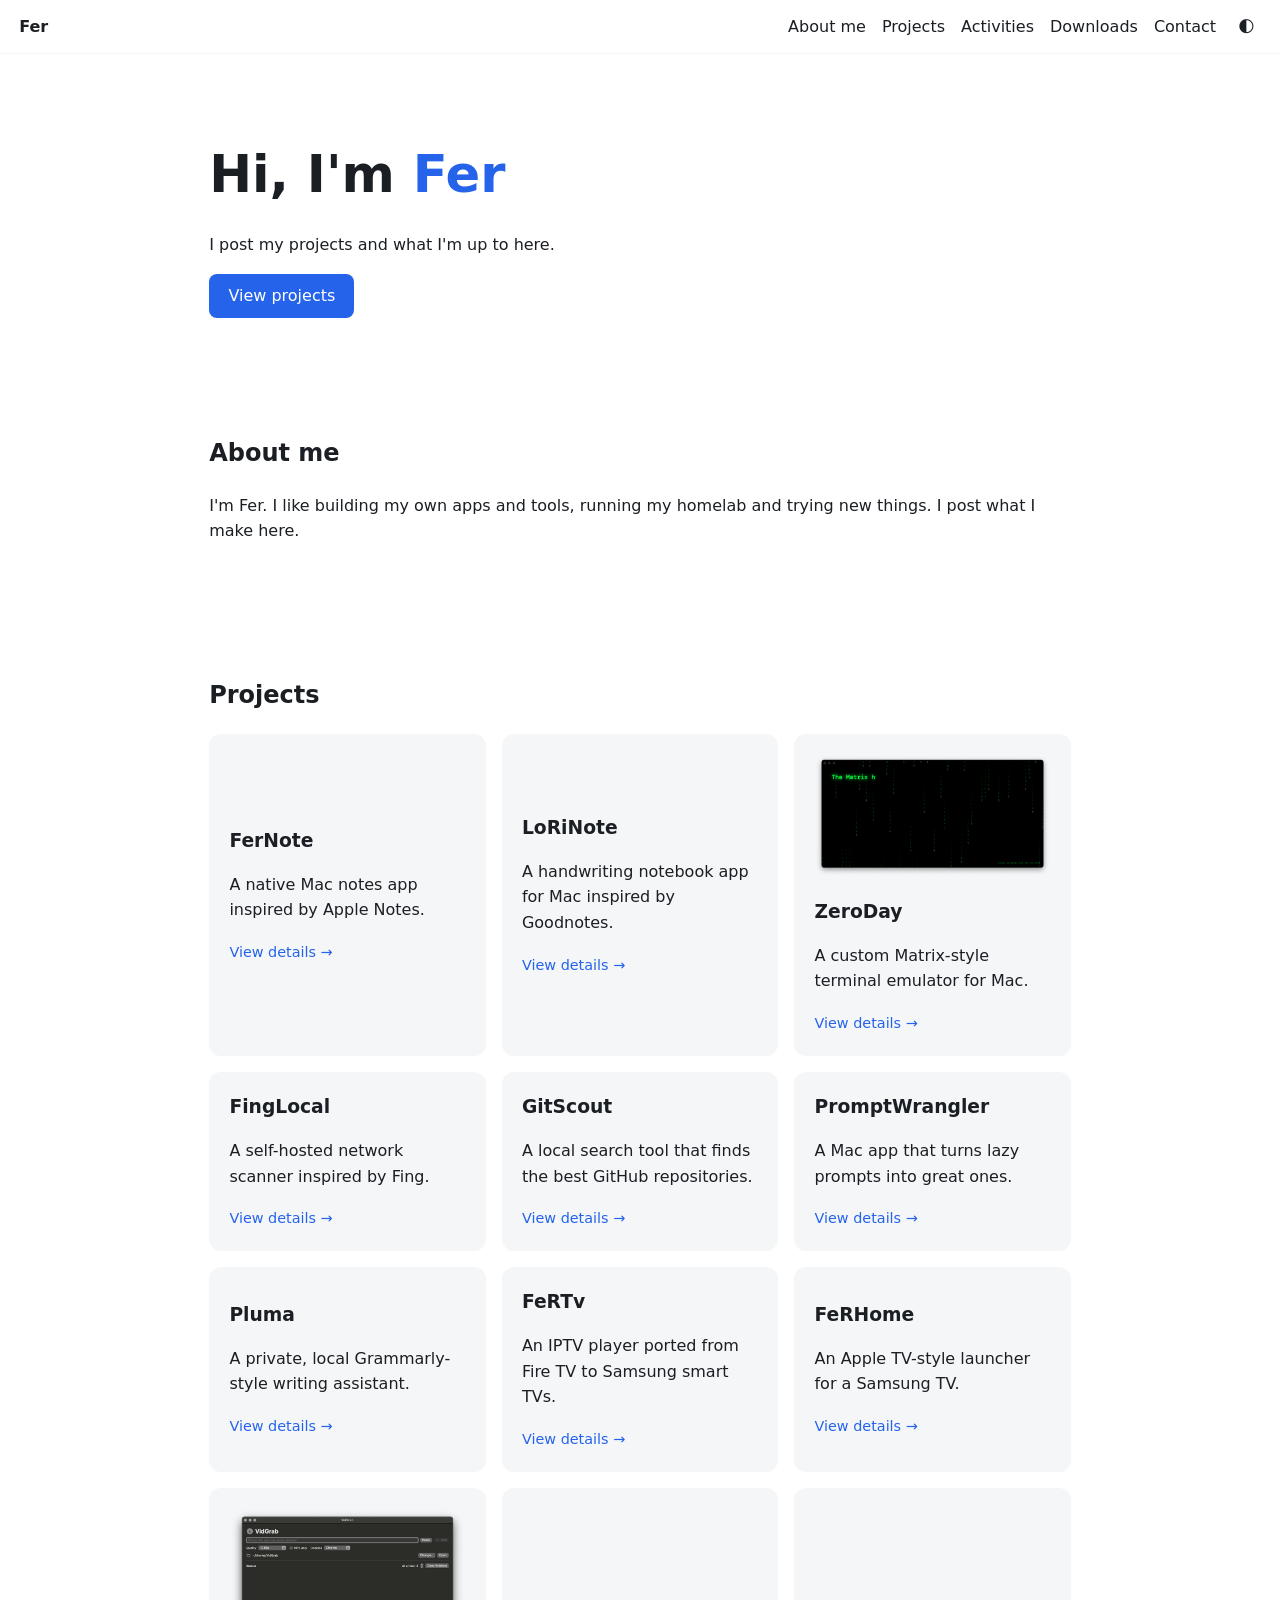
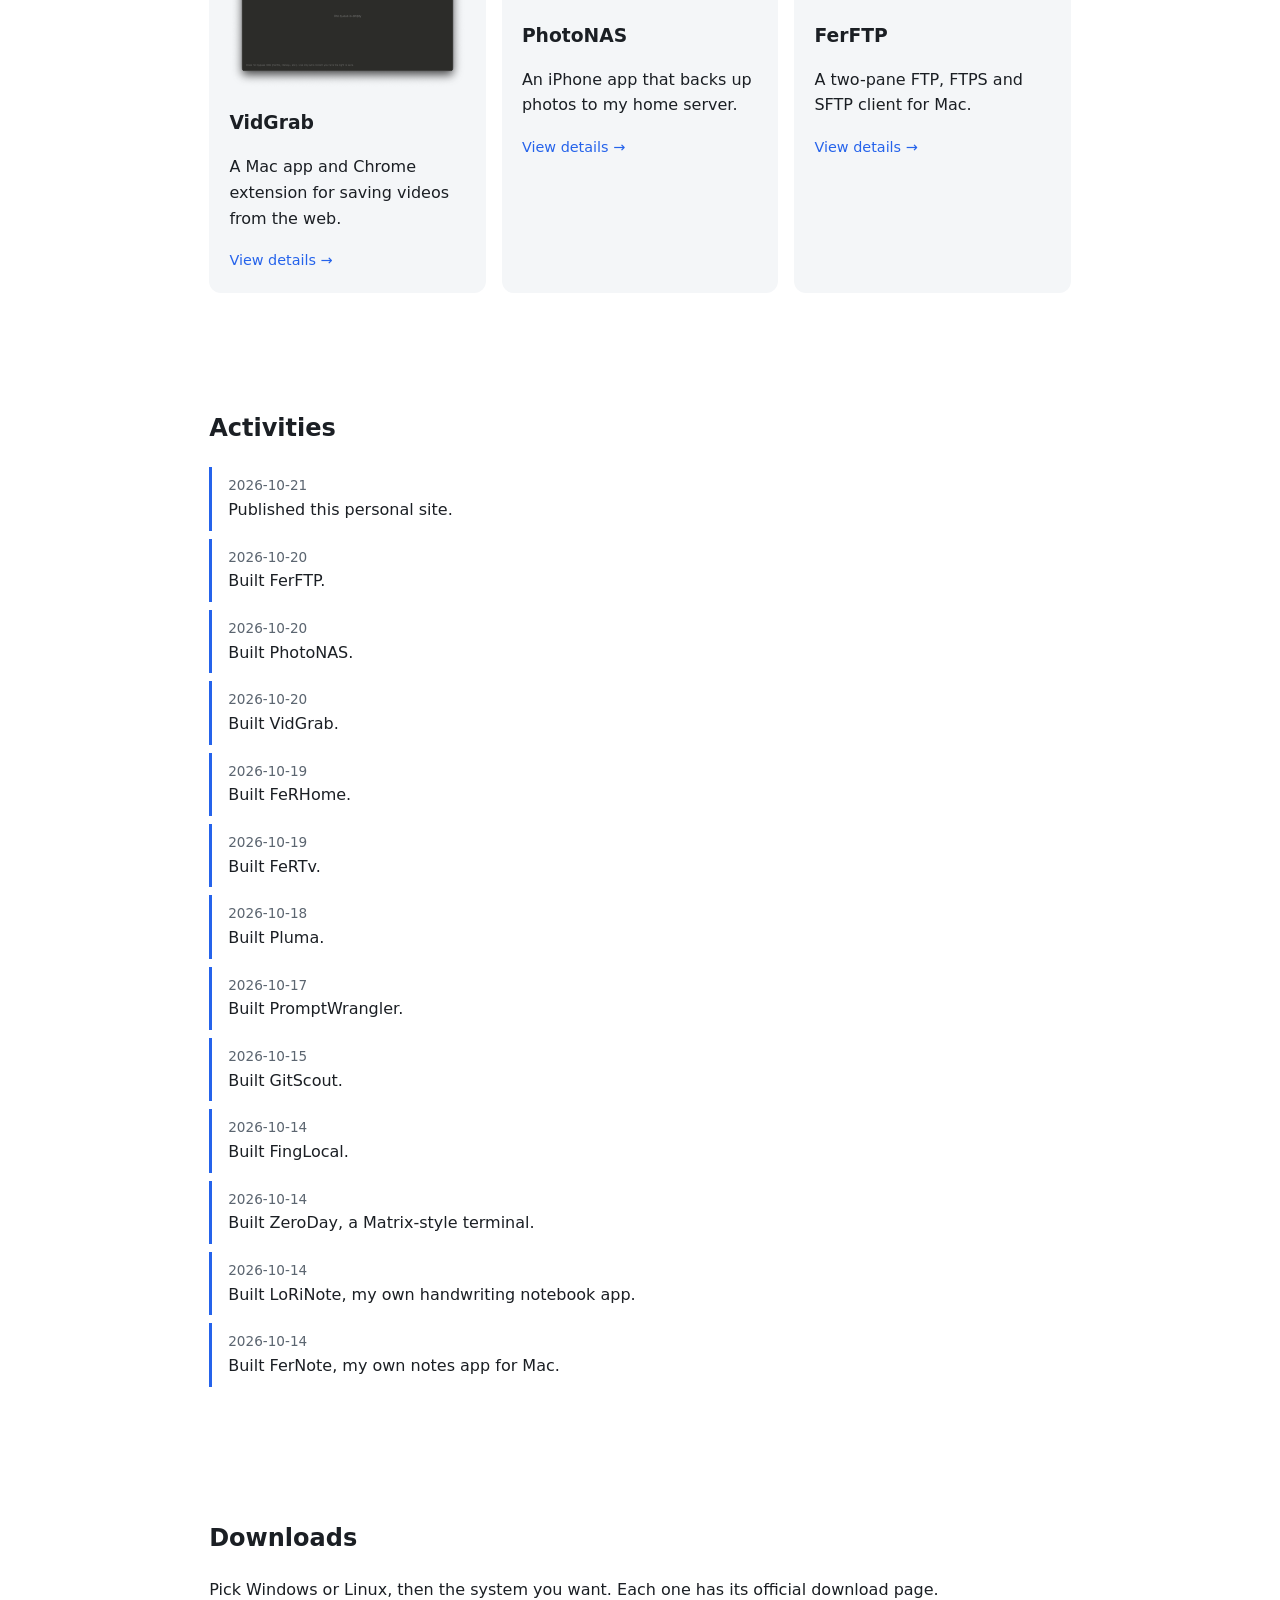
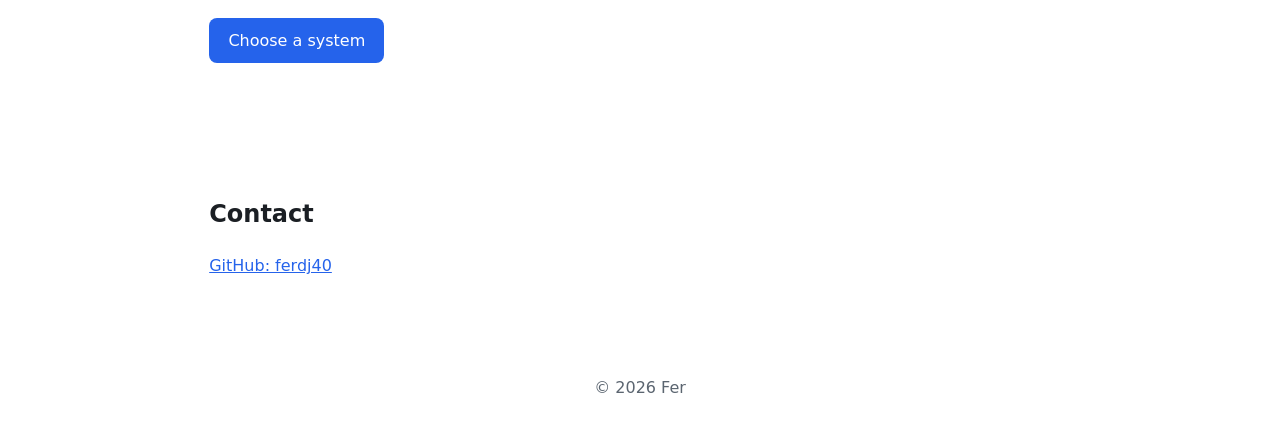
<file: index.html>
<!DOCTYPE html>
<html lang="en">
<head>
  <meta charset="UTF-8">
  <meta name="viewport" content="width=device-width, initial-scale=1">
  <title>Fer</title>
  <meta name="description" content="My projects and activities">
  <link rel="stylesheet" href="styles.css">
</head>
<body>
  <header class="top">
    <a class="brand" href="#inicio">Fer</a>
    <button id="menu-btn" aria-label="Menu" aria-expanded="false">☰</button>
    <nav id="menu">
      <a href="#sobre-mi">About me</a>
      <a href="#proyectos">Projects</a>
      <a href="#actividades">Activities</a>
      <a href="index1.html">Downloads</a>
      <a href="#contacto">Contact</a>
      <button id="theme-btn" aria-label="Toggle theme">🌓</button>
    </nav>
  </header>

  <main>
    <section id="inicio" class="hero">
      <h1>Hi, I'm <span>Fer</span></h1>
      <p>I post my projects and what I'm up to here.</p>
      <a class="btn" href="#proyectos">View projects</a>
    </section>

    <section id="sobre-mi">
      <h2>About me</h2>
      <p>I'm Fer. I like building my own apps and tools, running my homelab and trying new things. I post what I make here.</p>
    </section>

    <section id="proyectos">
      <h2>Projects</h2>
      <div id="lista-proyectos" class="grid"></div>
    </section>

    <section id="actividades">
      <h2>Activities</h2>
      <ul id="lista-actividades" class="timeline"></ul>
    </section>

    <section id="descargas">
      <h2>Downloads</h2>
      <p>Pick Windows or Linux, then the system you want. Each one has its official download page.</p>
      <p><a class="btn" href="index1.html">Choose a system</a></p>
    </section>

    <section id="contacto">
      <h2>Contact</h2>
      <p><a href="https://github.com/ferdj40">GitHub: ferdj40</a></p>
    </section>
  </main>

  <footer>© <span id="anio"></span> Fer</footer>

  <dialog id="detalle">
    <button id="cerrar" aria-label="Close">✕</button>
    <div id="detalle-body"></div>
  </dialog>

  <script src="data.js"></script>
  <script src="script.js"></script>
</body>
</html>
</file>
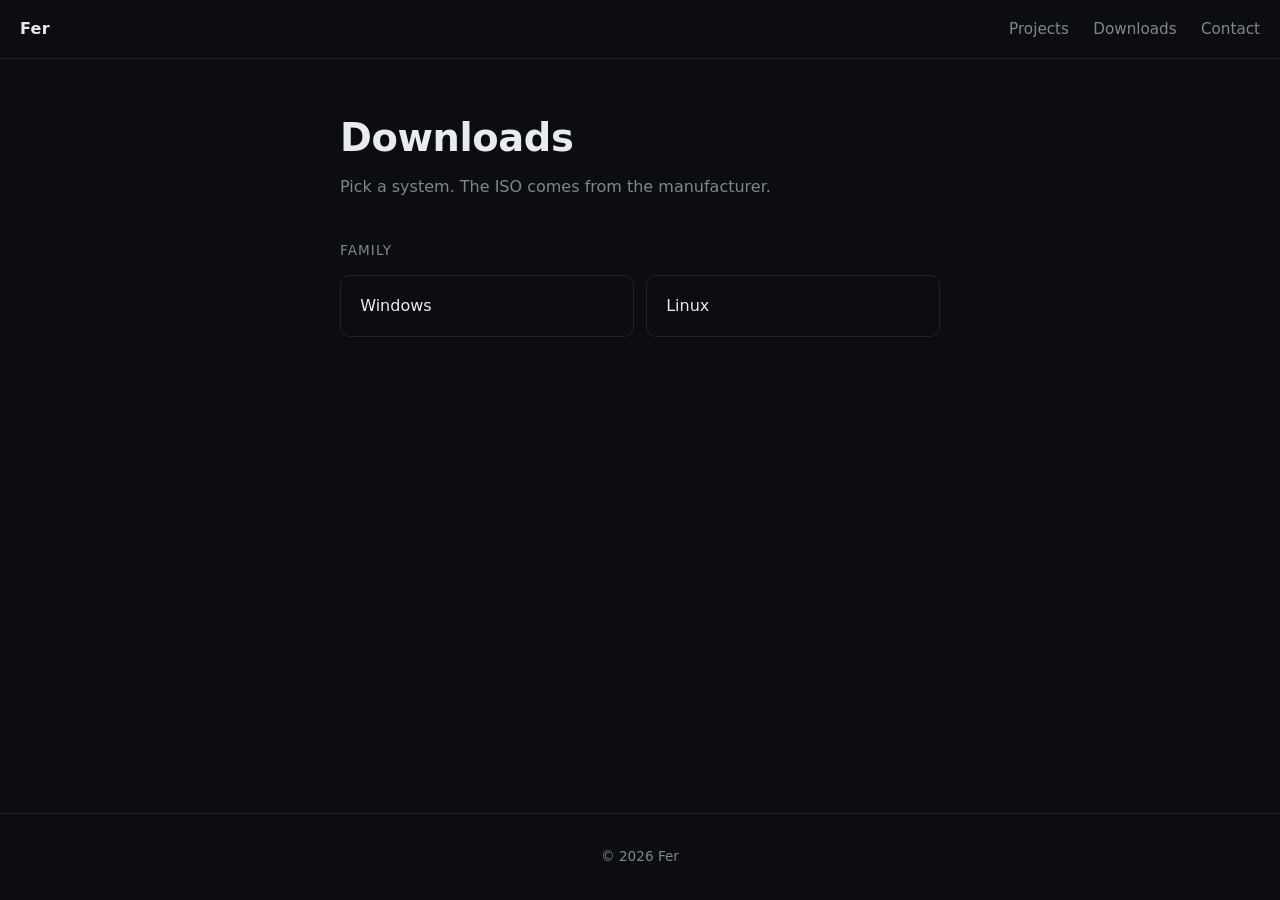
<file: descargas.html>
<!DOCTYPE html>
<html lang="en">
<head>
  <meta charset="UTF-8">
  <meta name="viewport" content="width=device-width, initial-scale=1">
  <title>Downloads · Fer</title>
  <meta name="description" content="Choose a system and get its ISO from the official source">
  <style>
    :root { --bg:#0b0d10; --fg:#e8ecf0; --muted:#7d8793; --line:#1e242c; --hover:#151b22; --accent:#6ea0ff; }
    * { box-sizing:border-box; }
    body { margin:0; background:var(--bg); color:var(--fg); font:16px/1.6 system-ui,-apple-system,Segoe UI,sans-serif; min-height:100vh; display:flex; flex-direction:column; }
    a { color:var(--accent); text-decoration:none; }
    header { display:flex; justify-content:space-between; align-items:center; padding:1rem 1.25rem; border-bottom:1px solid var(--line); }
    header .brand { color:var(--fg); font-weight:600; letter-spacing:.02em; }
    header nav a { color:var(--muted); margin-left:1.2rem; font-size:.95rem; }
    header nav a:hover { color:var(--fg); }
    main { width:100%; max-width:640px; margin:0 auto; padding:3rem 1.25rem; flex:1; }
    h1 { font-size:clamp(1.8rem,5vw,2.4rem); font-weight:600; margin:0 0 .4rem; letter-spacing:-.01em; }
    .sub { color:var(--muted); margin:0 0 2.5rem; }
    .step { color:var(--muted); font-size:.85rem; text-transform:uppercase; letter-spacing:.08em; margin:2rem 0 .8rem; }
    .options { display:grid; grid-template-columns:repeat(auto-fit,minmax(180px,1fr)); gap:.75rem; }
    .options button { font:inherit; color:var(--fg); background:transparent; border:1px solid var(--line); border-radius:10px; padding:1.1rem 1.2rem; text-align:left; cursor:pointer; transition:background .15s,border-color .15s; }
    .options button:hover, .options button:focus-visible { background:var(--hover); border-color:var(--accent); outline:none; }
    .back { display:inline-block; color:var(--muted); font-size:.95rem; margin-bottom:2rem; }
    .back:hover { color:var(--fg); }
    .detail h2 { font-size:1.6rem; font-weight:600; margin:0 0 .4rem; }
    .detail p { color:var(--muted); margin:0 0 1.5rem; }
    .btn { display:inline-block; background:var(--accent); color:#0b0d10; font-weight:600; padding:.75rem 1.4rem; border-radius:10px; }
    .note { font-size:.85rem; color:var(--muted); margin-top:1.2rem; }
    .note a { color:var(--accent); }
    .datos { display:grid; grid-template-columns:auto 1fr; gap:.5rem 1rem; margin:1.5rem 0 0; font-size:.9rem; }
    .datos dt { color:var(--muted); }
    .datos dd { margin:0; word-break:break-all; }
    .datos code { font-size:.85rem; color:var(--fg); }
    code { background:var(--hover); padding:.1rem .35rem; border-radius:4px; }
    footer { text-align:center; color:var(--muted); font-size:.85rem; padding:2rem 1rem; border-top:1px solid var(--line); }
    [hidden] { display:none !important; }
  </style>
</head>
<body>
  <header>
    <a class="brand" href="index.html">Fer</a>
    <nav>
      <a href="index.html#proyectos">Projects</a>
      <a href="descargas.html">Downloads</a>
      <a href="index.html#contacto">Contact</a>
    </nav>
  </header>

  <main>
    <section id="elegir">
      <h1>Downloads</h1>
      <p class="sub">Pick a system. The ISO comes from the manufacturer.</p>

      <p class="step">Family</p>
      <div id="familias" class="options"></div>

      <div id="paso-sistema" hidden>
        <p class="step">System</p>
        <div id="sistemas" class="options"></div>
      </div>
    </section>

    <section id="detalle-descarga" class="detail" hidden>
      <a class="back" href="descargas.html">← All systems</a>
      <h2 id="titulo-sistema"></h2>
      <p id="texto-sistema"></p>
      <a id="enlace-oficial" class="btn" target="_blank" rel="noopener">Official download page</a>
      <dl class="datos">
        <dt>File</dt><dd id="archivo"></dd>
        <dt>SHA256</dt><dd><code id="sha256"></code></dd>
      </dl>
      <p class="note"><a id="fuente-sha" target="_blank" rel="noopener">Official checksum file</a> · Compara el SHA256 de tu ISO con <code>shasum -a 256 archivo.iso</code> (Mac/Linux) o <code>certutil -hashfile archivo.iso SHA256</code> (Windows).</p>
      <p class="note">The ISO is downloaded from the manufacturer. Nothing is hosted here.</p>
    </section>
  </main>

  <footer>© <span id="anio"></span> Fer</footer>

  <script src="descargas.js"></script>
</body>
</html>
</file>
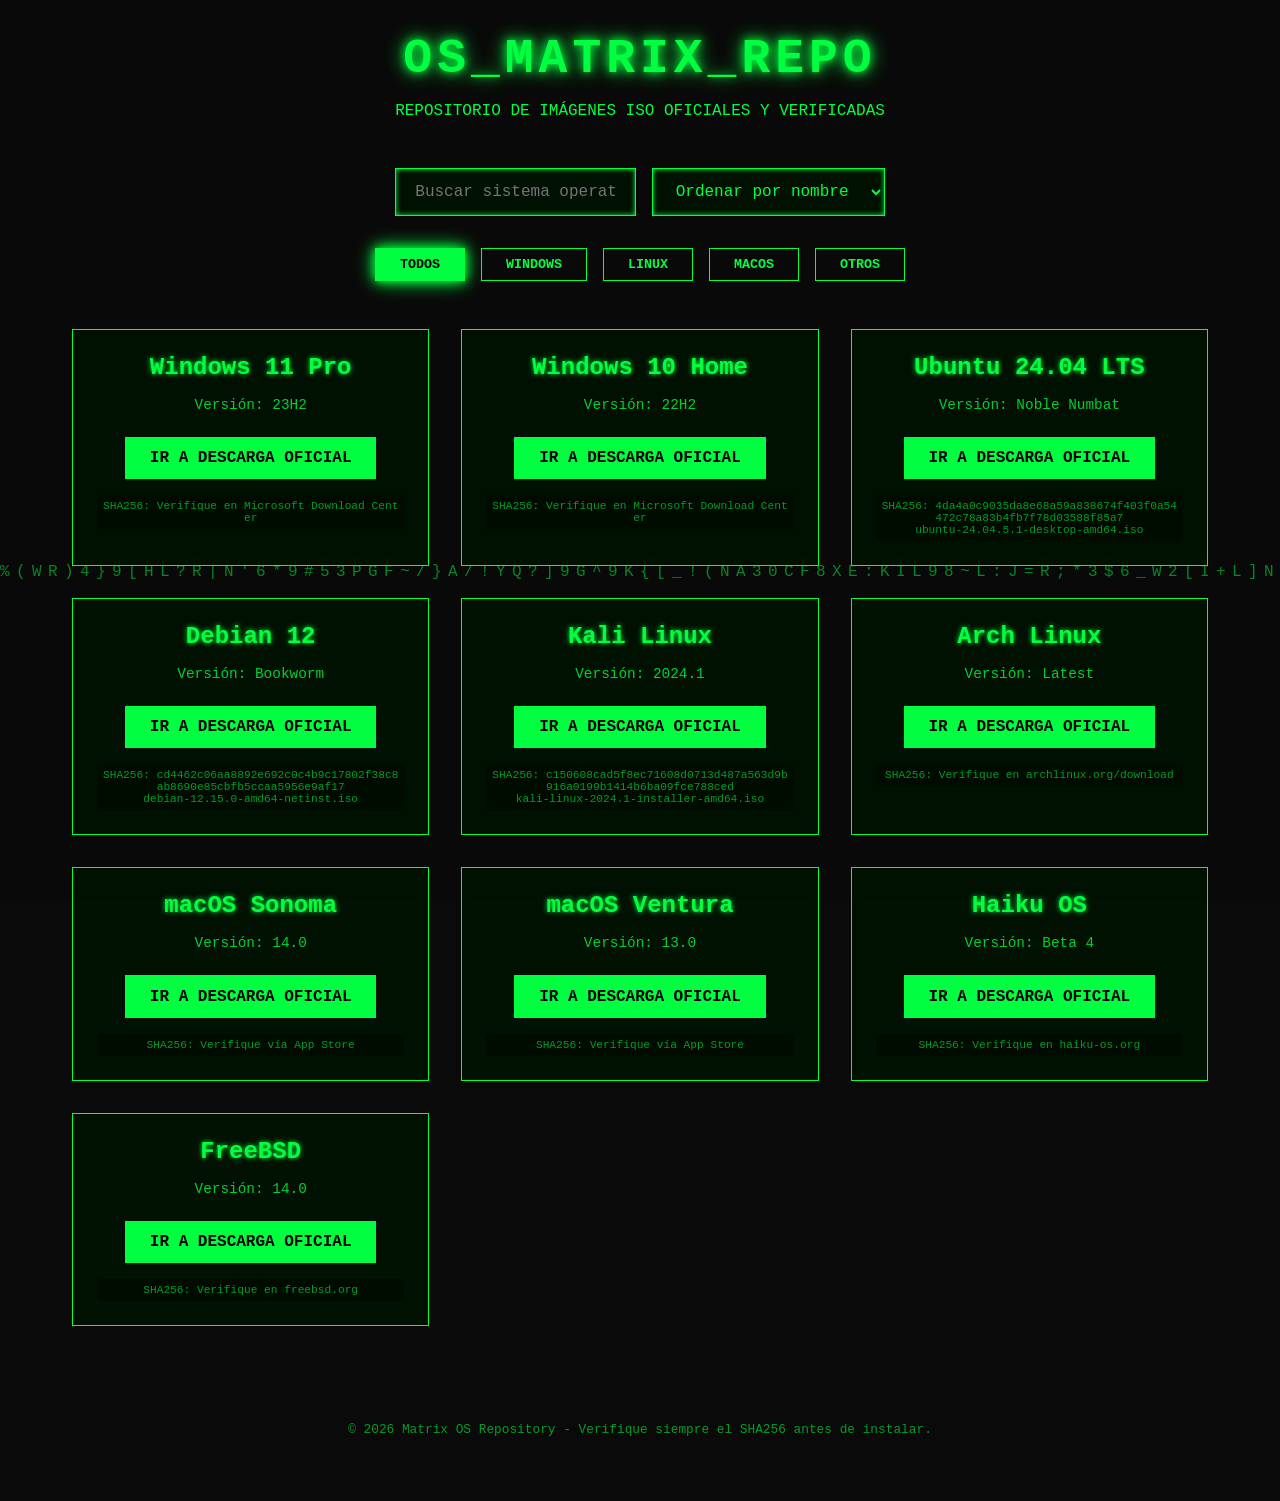
<file: index1.html>
<!DOCTYPE html>
<html lang="es">
<head>
    <meta charset="UTF-8">
    <meta name="viewport" content="width=device-width, initial-scale=1.0">
    <title>OS Matrix Repo | Official ISOs</title>
    <style>
        :root {
            --matrix-green: #00ff41;
            --dark-bg: #0a0a0a;
            --glass-bg: rgba(0, 20, 0, 0.8);
            --neon-glow: 0 0 10px #00ff41, 0 0 20px #00ff41;
        }

        * {
            margin: 0;
            padding: 0;
            box-sizing: border-box;
            font-family: 'Courier New', Courier, monospace;
        }

        body {
            background-color: var(--dark-bg);
            color: var(--matrix-green);
            overflow-x: hidden;
        }

        #matrix-canvas {
            position: fixed;
            top: 0;
            left: 0;
            width: 100%;
            height: 100%;
            z-index: -1;
            opacity: 0.5;
        }

        .container {
            max-width: 1200px;
            margin: 0 auto;
            padding: 2rem;
            position: relative;
            z-index: 1;
        }

        header {
            text-align: center;
            margin-bottom: 3rem;
            text-transform: uppercase;
        }

        h1 {
            font-size: 3rem;
            text-shadow: var(--neon-glow);
            margin-bottom: 1rem;
            letter-spacing: 5px;
        }

        .search-container {
            display: flex;
            gap: 1rem;
            justify-content: center;
            margin-bottom: 2rem;
            flex-wrap: wrap;
        }

        input, select {
            background: var(--glass-bg);
            border: 1px solid var(--matrix-green);
            color: var(--matrix-green);
            padding: 0.8rem 1.2rem;
            font-size: 1rem;
            outline: none;
            box-shadow: inset 0 0 5px var(--matrix-green);
            transition: 0.3s;
        }

        input:focus, select:focus {
            box-shadow: var(--neon-glow);
        }

        .filters {
            display: flex;
            justify-content: center;
            gap: 1rem;
            margin-bottom: 3rem;
            flex-wrap: wrap;
        }

        .filter-btn {
            background: transparent;
            border: 1px solid var(--matrix-green);
            color: var(--matrix-green);
            padding: 0.5rem 1.5rem;
            cursor: pointer;
            transition: 0.3s;
            text-transform: uppercase;
            font-weight: bold;
        }

        .filter-btn.active, .filter-btn:hover {
            background: var(--matrix-green);
            color: black;
            box-shadow: var(--neon-glow);
        }

        .os-grid {
            display: grid;
            grid-template-columns: repeat(auto-fill, minmax(300px, 1fr));
            gap: 2rem;
        }

        .os-card {
            background: var(--glass-bg);
            border: 1px solid var(--matrix-green);
            padding: 1.5rem;
            text-align: center;
            transition: 0.4s;
            position: relative;
            overflow: hidden;
            backdrop-filter: blur(5px);
        }

        .os-card:hover {
            transform: translateY(-10px);
            box-shadow: var(--neon-glow);
            background: rgba(0, 40, 0, 0.9);
        }

        .os-card h3 {
            font-size: 1.5rem;
            margin-bottom: 1rem;
            text-shadow: 0 0 5px var(--matrix-green);
        }

        .os-card p {
            font-size: 0.9rem;
            margin-bottom: 1.5rem;
            opacity: 0.8;
        }

        .download-btn {
            display: inline-block;
            background: var(--matrix-green);
            color: black;
            text-decoration: none;
            padding: 0.7rem 1.5rem;
            font-weight: bold;
            text-transform: uppercase;
            transition: 0.3s;
            border: 1px solid var(--matrix-green);
        }

        .download-btn:hover {
            background: transparent;
            color: var(--matrix-green);
            box-shadow: var(--neon-glow);
        }

        .hash-info {
            margin-top: 1rem;
            font-size: 0.7rem;
            color: rgba(0, 255, 65, 0.6);
            word-break: break-all;
            background: rgba(0,0,0,0.3);
            padding: 5px;
            border-radius: 3px;
        }

        footer {
            text-align: center;
            margin-top: 4rem;
            padding: 2rem;
            font-size: 0.8rem;
            opacity: 0.6;
        }

        .glitch {
            position: relative;
        }
        .glitch::after {
            content: attr(data-text);
            position: absolute;
            left: 2px;
            text-shadow: -1px 0 red;
            top: 0;
            color: var(--matrix-green);
            background: var(--dark-bg);
            overflow: hidden;
            clip: rect(0, 900px, 0, 0);
            animation: noise-anim 2s infinite linear alternate-reverse;
        }

        @keyframes noise-anim {
            0% { clip: rect(10px, 9999px, 20px, 0); }
            20% { clip: rect(30px, 9999px, 40px, 0); }
            40% { clip: rect(50px, 9999px, 60px, 0); }
            60% { clip: rect(70px, 9999px, 80px, 0); }
            80% { clip: rect(90px, 9999px, 100px, 0); }
            100% { clip: rect(0, 9999px, 10px, 0); }
        }
    </style>
</head>
<body>

    <canvas id="matrix-canvas"></canvas>

    <div class="container">
        <header>
            <h1 class="glitch" data-text="OS_MATRIX_REPO">OS_MATRIX_REPO</h1>
            <p>Repositorio de imágenes ISO oficiales y verificadas</p>
        </header>

        <div class="search-container">
            <input type="text" id="searchInput" placeholder="Buscar sistema operativo...">
            <select id="sortSelect">
                <option value="name">Ordenar por nombre</option>
                <option value="newest">Más recientes</option>
            </select>
        </div>

        <div class="filters">
            <button class="filter-btn active" data-filter="all">Todos</button>
            <button class="filter-btn" data-filter="windows">Windows</button>
            <button class="filter-btn" data-filter="linux">Linux</button>
            <button class="filter-btn" data-filter="macos">macOS</button>
            <button class="filter-btn" data-filter="others">Otros</button>
        </div>

        <div class="os-grid" id="osGrid"></div>

        <footer>
            &copy; 2026 Matrix OS Repository - Verifique siempre el SHA256 antes de instalar.
        </footer>
    </div>

    <script>
        // --- MATRIX RAIN EFFECT ---
        const canvas = document.getElementById('matrix-canvas');
        const ctx = canvas.getContext('2d');
        canvas.width = window.innerWidth;
        canvas.height = window.innerHeight;
        const characters = "ABCDEFGHIJKLMNOPQRSTUVWXYZ0123456789$+-*/=%\"'#&_(),.;:?!\\|{}<>[]^~";
        const fontSize = 16;
        const columns = canvas.width / fontSize;
        const drops = [];
        for (let x = 0; x < columns; x++) { drops[x] = 1; }
        function drawMatrix() {
            ctx.fillStyle = "rgba(0, 0, 0, 0.05)";
            ctx.fillRect(0, 0, canvas.width, canvas.height);
            ctx.fillStyle = "#00ff41";
            ctx.font = fontSize + "px Courier New";
            for (let i = 0; i < drops.length; i++) {
                const text = characters.charAt(Math.floor(Math.random() * characters.length));
                ctx.fillText(text, i * fontSize, drops[i] * fontSize);
                if (drops[i] * fontSize > canvas.height && Math.random() > 0.975) { drops[i] = 0; }
                drops[i]++;
            }
        }
        setInterval(drawMatrix, 33);
        window.addEventListener('resize', () => {
            canvas.width = window.innerWidth;
            canvas.height = window.innerHeight;
        });

        // --- REPOSITORY DATA (Real Links & Hashes) ---
        // Los SHA256 se copiaron de los archivos de sumas oficiales (SHA256SUMS) de cada versión.
        const osData = [
            {
                name: "Windows 11 Pro",
                family: "windows",
                version: "23H2",
                hash: "SHA256: Verifique en Microsoft Download Center",
                url: "https://www.microsoft.com/software-download/windows11"
            },
            {
                name: "Windows 10 Home",
                family: "windows",
                version: "22H2",
                hash: "SHA256: Verifique en Microsoft Download Center",
                url: "https://www.microsoft.com/software-download/windows10"
            },
            {
                name: "Ubuntu 24.04 LTS",
                family: "linux",
                version: "Noble Numbat",
                hash: "SHA256: 4da4a0c9035da8e68a59a838674f403f0a54472c78a83b4fb7f78d03588f85a7<br>ubuntu-24.04.5.1-desktop-amd64.iso",
                url: "https://releases.ubuntu.com/24.04/"
            },
            {
                name: "Debian 12",
                family: "linux",
                version: "Bookworm",
                hash: "SHA256: cd4462c06aa8892e692c0c4b9c17802f38c8ab8690e85cbfb5ccaa5956e9af17<br>debian-12.15.0-amd64-netinst.iso",
                url: "https://www.debian.org/distrib/"
            },
            {
                name: "Kali Linux",
                family: "linux",
                version: "2024.1",
                hash: "SHA256: c150608cad5f8ec71608d0713d487a563d9b916a0199b1414b6ba09fce788ced<br>kali-linux-2024.1-installer-amd64.iso",
                url: "https://www.kali.org/get-kali/"
            },
            {
                name: "Arch Linux",
                family: "linux",
                version: "Latest",
                hash: "SHA256: Verifique en archlinux.org/download",
                url: "https://archlinux.org/download/"
            },
            {
                name: "macOS Sonoma",
                family: "macos",
                version: "14.0",
                hash: "SHA256: Verifique vía App Store",
                url: "https://support.apple.com/en-us/HT201262"
            },
            {
                name: "macOS Ventura",
                family: "macos",
                version: "13.0",
                hash: "SHA256: Verifique vía App Store",
                url: "https://support.apple.com/en-us/HT201262"
            },
            {
                name: "Haiku OS",
                family: "others",
                version: "Beta 4",
                hash: "SHA256: Verifique en haiku-os.org",
                url: "https://www.haiku-os.org/get-haiku/"
            },
            {
                name: "FreeBSD",
                family: "others",
                version: "14.0",
                hash: "SHA256: Verifique en freebsd.org",
                url: "https://www.freebsd.org/where/"
            },
        ];

        const osGrid = document.getElementById('osGrid');
        const searchInput = document.getElementById('searchInput');
        const filterBtns = document.querySelectorAll('.filter-btn');

        function renderOS(data) {
            osGrid.innerHTML = '';
            data.forEach(os => {
                const card = document.createElement('div');
                card.className = 'os-card';
                card.innerHTML = `
                    <h3>${os.name}</h3>
                    <p>Versión: ${os.version}</p>
                    <a href="${os.url}" target="_blank" class="download-btn">Ir a Descarga Oficial</a>
                    <div class="hash-info">${os.hash}</div>
                `;
                osGrid.appendChild(card);
            });
        }

        function filterOS() {
            const searchTerm = searchInput.value.toLowerCase();
            const activeFilter = document.querySelector('.filter-btn.active').dataset.filter;
            const filtered = osData.filter(os => {
                const matchesSearch = os.name.toLowerCase().includes(searchTerm);
                const matchesFilter = activeFilter === 'all' || os.family === activeFilter;
                return matchesSearch && matchesFilter;
            });
            renderOS(filtered);
        }

        searchInput.addEventListener('input', filterOS);
        filterBtns.forEach(btn => {
            btn.addEventListener('click', () => {
                filterBtns.forEach(b => b.classList.remove('active'));
                btn.classList.add('active');
                filterOS();
            });
        });
        renderOS(osData);
    </script>
</body>
</html>
</file>
<file: styles.css>
:root { --bg:#fff; --fg:#1b1f24; --muted:#5b6570; --card:#f4f6f8; --accent:#2563eb; }
[data-theme="dark"] { --bg:#0f1318; --fg:#e8ecf0; --muted:#9aa5b1; --card:#1a2028; --accent:#6ea0ff; }
* { box-sizing:border-box; }
html { scroll-behavior:smooth; }
body { margin:0; font:16px/1.6 system-ui,-apple-system,Segoe UI,sans-serif; background:var(--bg); color:var(--fg); }
a { color:var(--accent); }
.top { position:sticky; top:0; display:flex; justify-content:space-between; align-items:center;
  padding:.8rem 1.2rem; background:var(--bg); border-bottom:1px solid var(--card); z-index:10; }
.brand { font-weight:700; text-decoration:none; color:var(--fg); }
nav { display:flex; gap:1rem; align-items:center; }
nav a { text-decoration:none; color:var(--fg); }
nav a:hover { color:var(--accent); }
button { font:inherit; background:none; border:0; cursor:pointer; color:var(--fg); }
#menu-btn { display:none; font-size:1.5rem; }
main { max-width:900px; margin:auto; padding:0 1.2rem; }
section { padding:3rem 0; }
.hero { padding:5rem 0 3rem; }
.hero h1 { font-size:clamp(2rem,6vw,3.2rem); margin:0 0 .5rem; }
.hero span { color:var(--accent); }
.btn { display:inline-block; padding:.6rem 1.2rem; background:var(--accent); color:#fff; border-radius:8px; text-decoration:none; }
.grid { display:grid; grid-template-columns:repeat(auto-fit,minmax(240px,1fr)); gap:1rem; }
.card { background:var(--card); padding:1.2rem; border-radius:12px; }
.card h3 { margin:0 0 .4rem; }
.timeline { list-style:none; padding:0; }
.timeline li { padding:.5rem 0 .5rem 1rem; border-left:3px solid var(--accent); margin-bottom:.5rem; }
.timeline time { color:var(--muted); font-size:.85rem; display:block; }
footer { text-align:center; padding:2rem; color:var(--muted); }
@media (max-width:640px) {
  #menu-btn { display:block; }
  nav { display:none; position:absolute; top:100%; left:0; right:0; flex-direction:column;
    background:var(--bg); padding:1rem; border-bottom:1px solid var(--card); }
  nav.open { display:flex; }
}
.card img { width:100%; height:auto; border-radius:8px; margin-bottom:.8rem; }
button.card { text-align:left; font:inherit; color:var(--fg); border:1px solid transparent; cursor:pointer; transition:transform .15s, border-color .15s; }
button.card:hover, button.card:focus-visible { transform:translateY(-3px); border-color:var(--accent); }
.more { color:var(--accent); font-size:.9rem; }
dialog { max-width:640px; width:calc(100% - 2rem); max-height:88vh; overflow:auto; border:0; border-radius:14px; padding:1.5rem; background:var(--bg); color:var(--fg); }
dialog::backdrop { background:rgba(0,0,0,.6); }
dialog h2 { margin:0 0 .2rem; }
dialog h3 { margin:1.2rem 0 .3rem; font-size:1rem; }
dialog img { width:100%; border-radius:8px; margin:.6rem 0; }
dialog li { margin-bottom:.3rem; }
.estado { color:var(--muted); margin:0 0 .6rem; }
#cerrar { position:sticky; top:0; float:right; font-size:1.2rem; background:var(--card); border-radius:50%; width:2rem; height:2rem; }

.downloads { display:flex; flex-wrap:wrap; gap:.6rem; }
.downloads button { padding:.6rem 1.2rem; background:var(--card); color:var(--fg); border:1px solid transparent; border-radius:8px; }
.downloads button:hover, .downloads button:focus-visible, .downloads button[aria-pressed="true"] { border-color:var(--accent); }
.picker-step { color:var(--muted); margin:1.2rem 0 .5rem; }
.picker-result { margin-top:1.5rem; }
</file>
